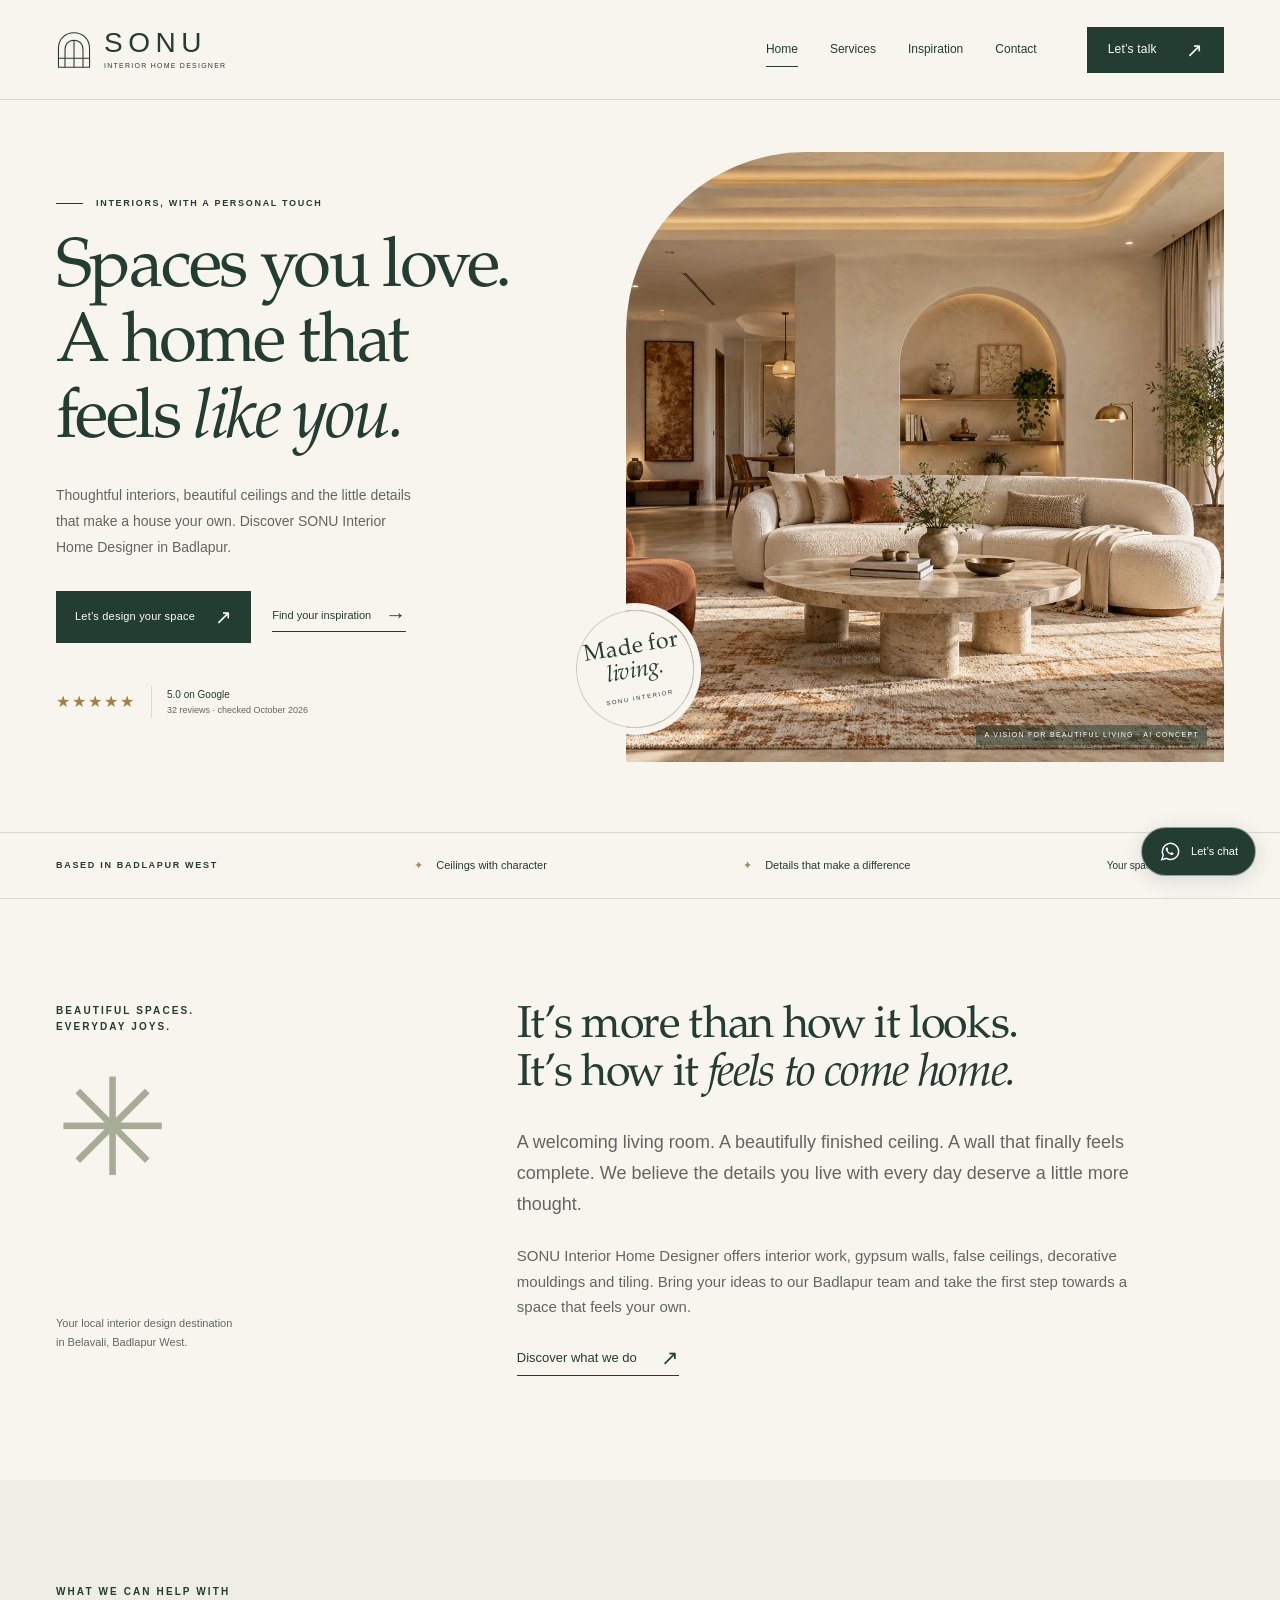
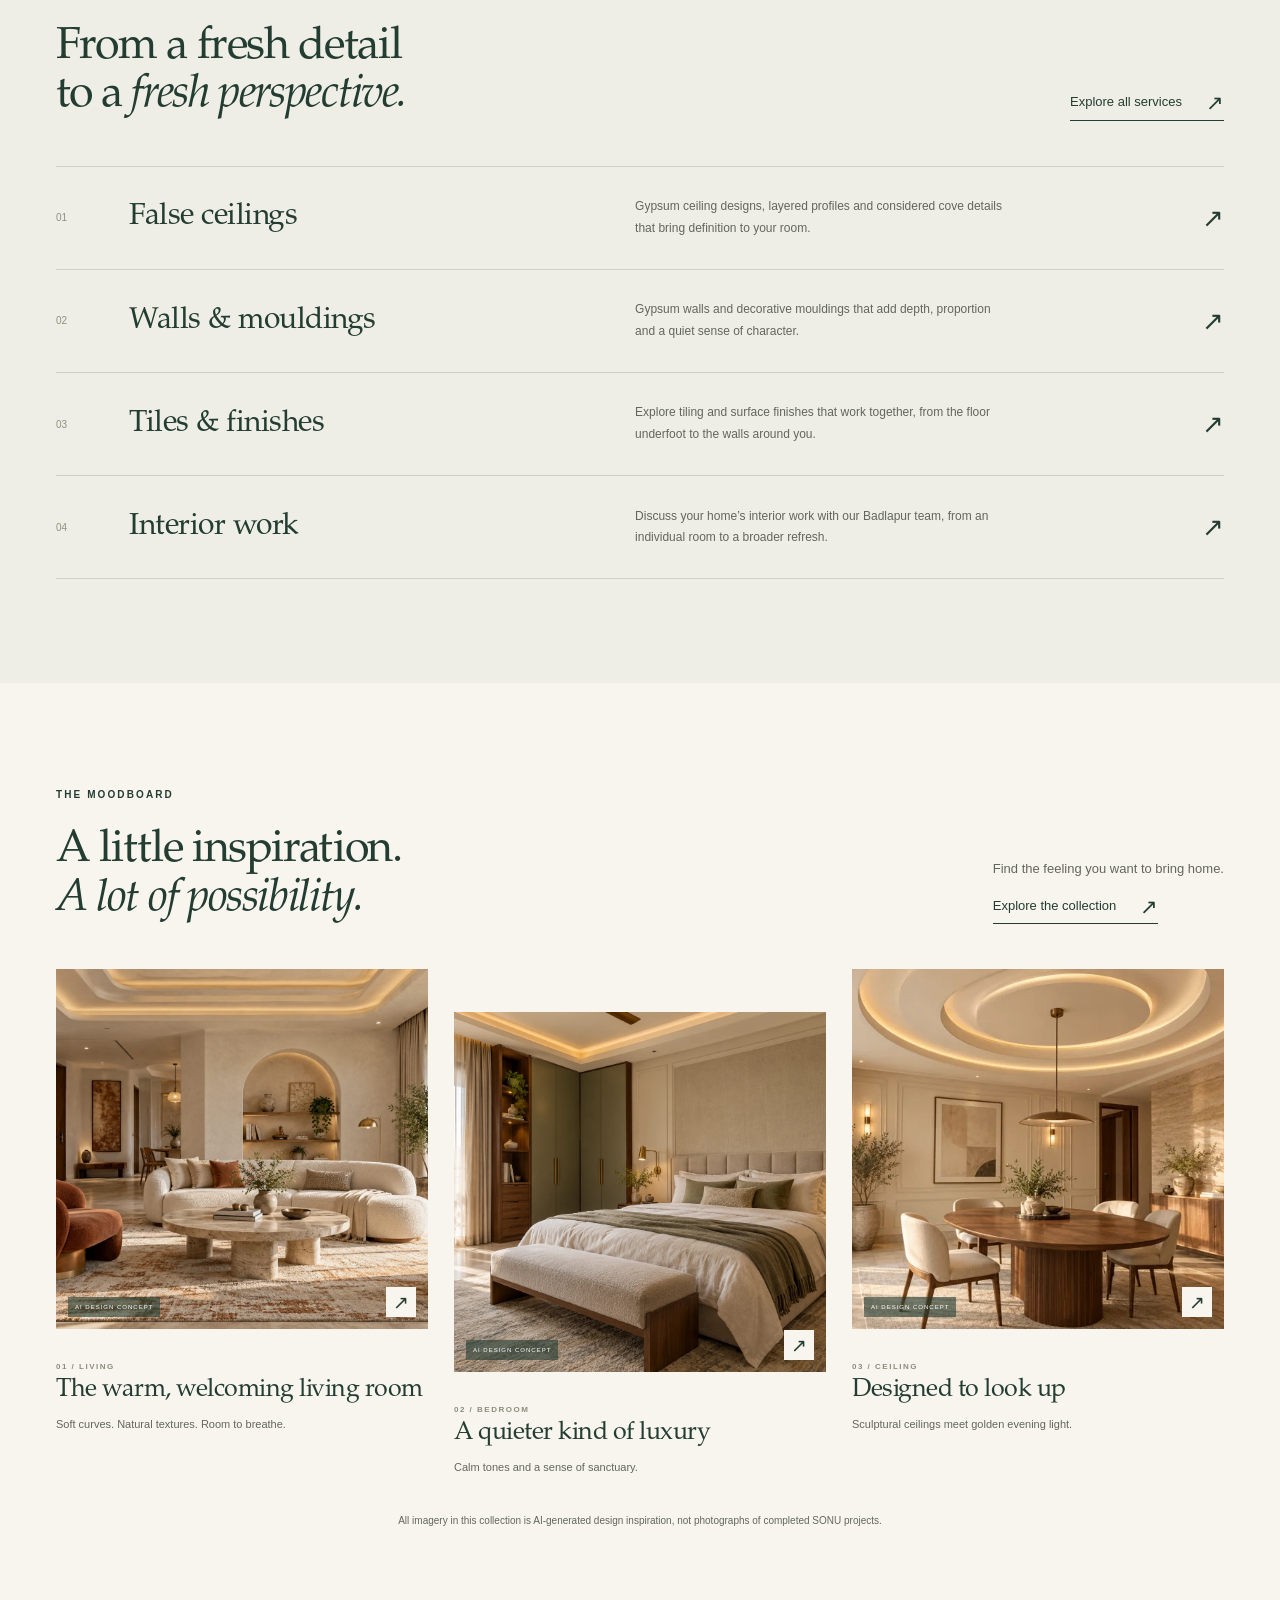
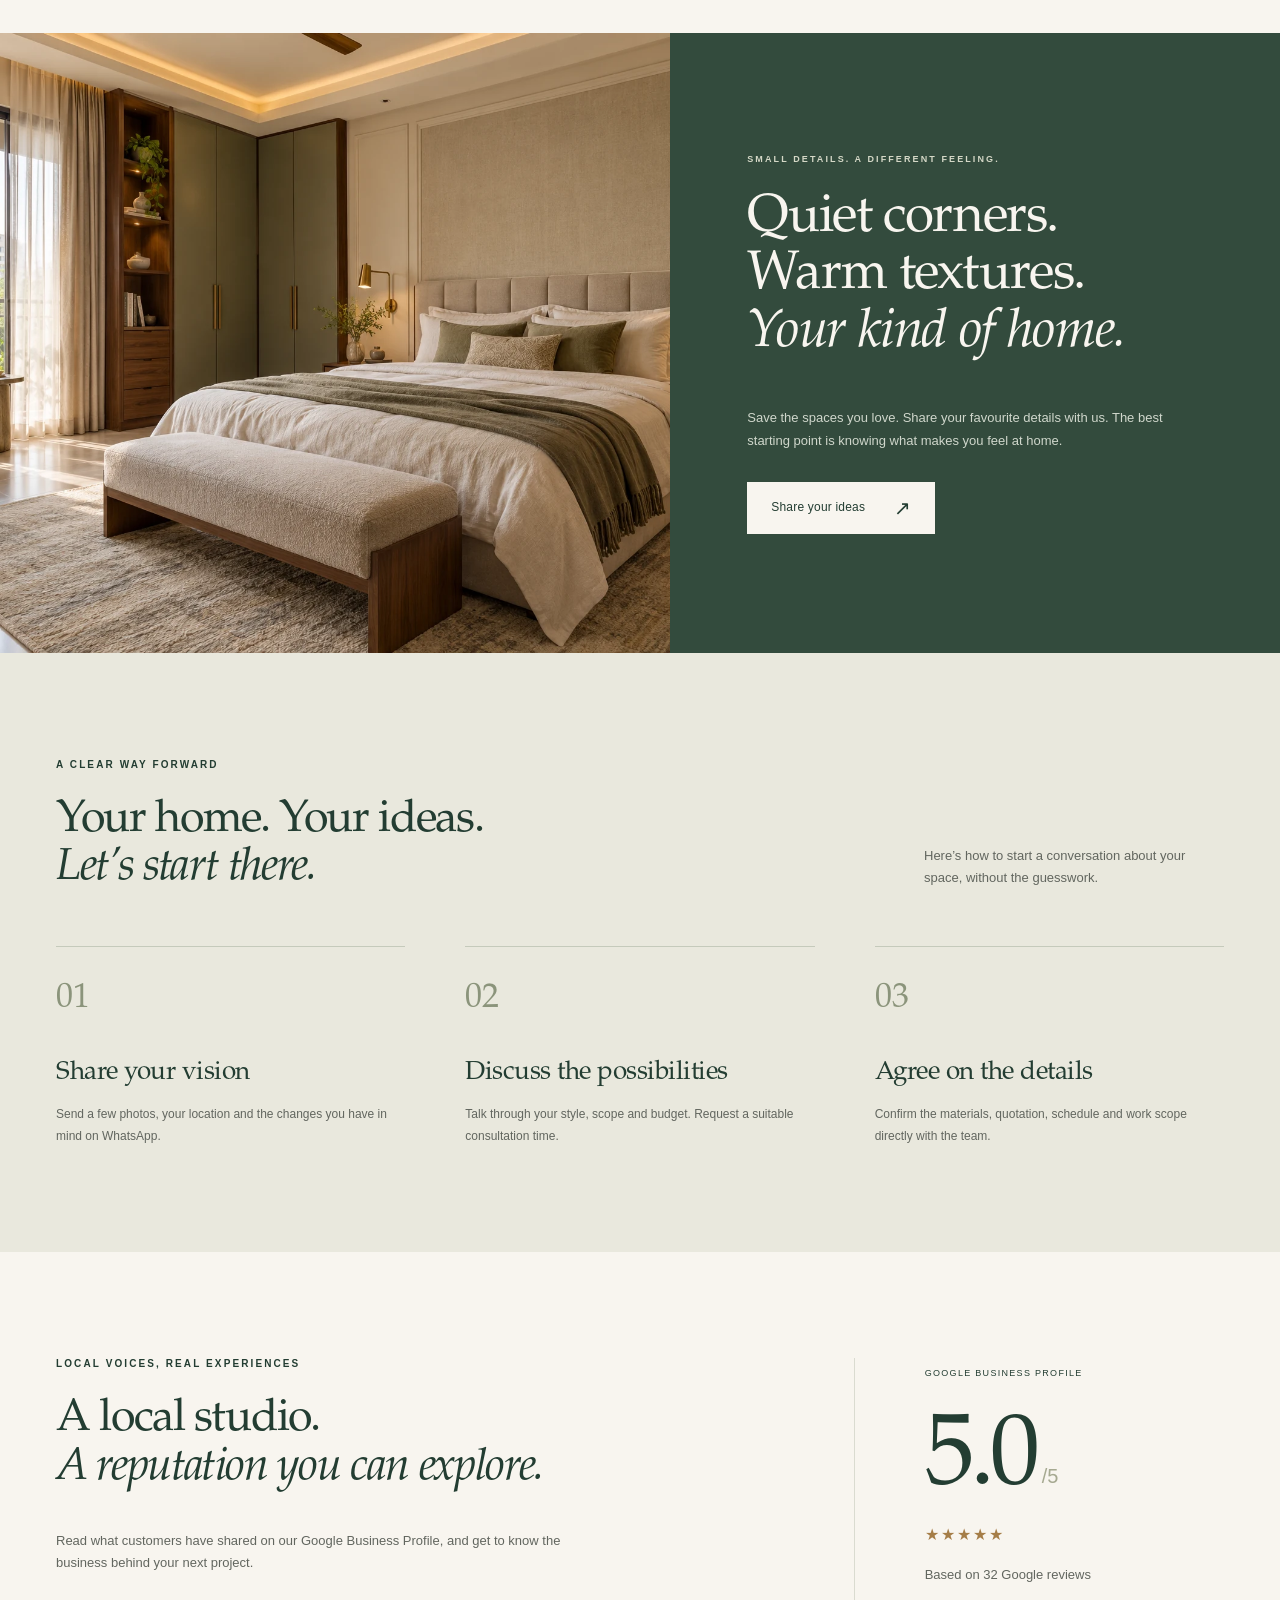
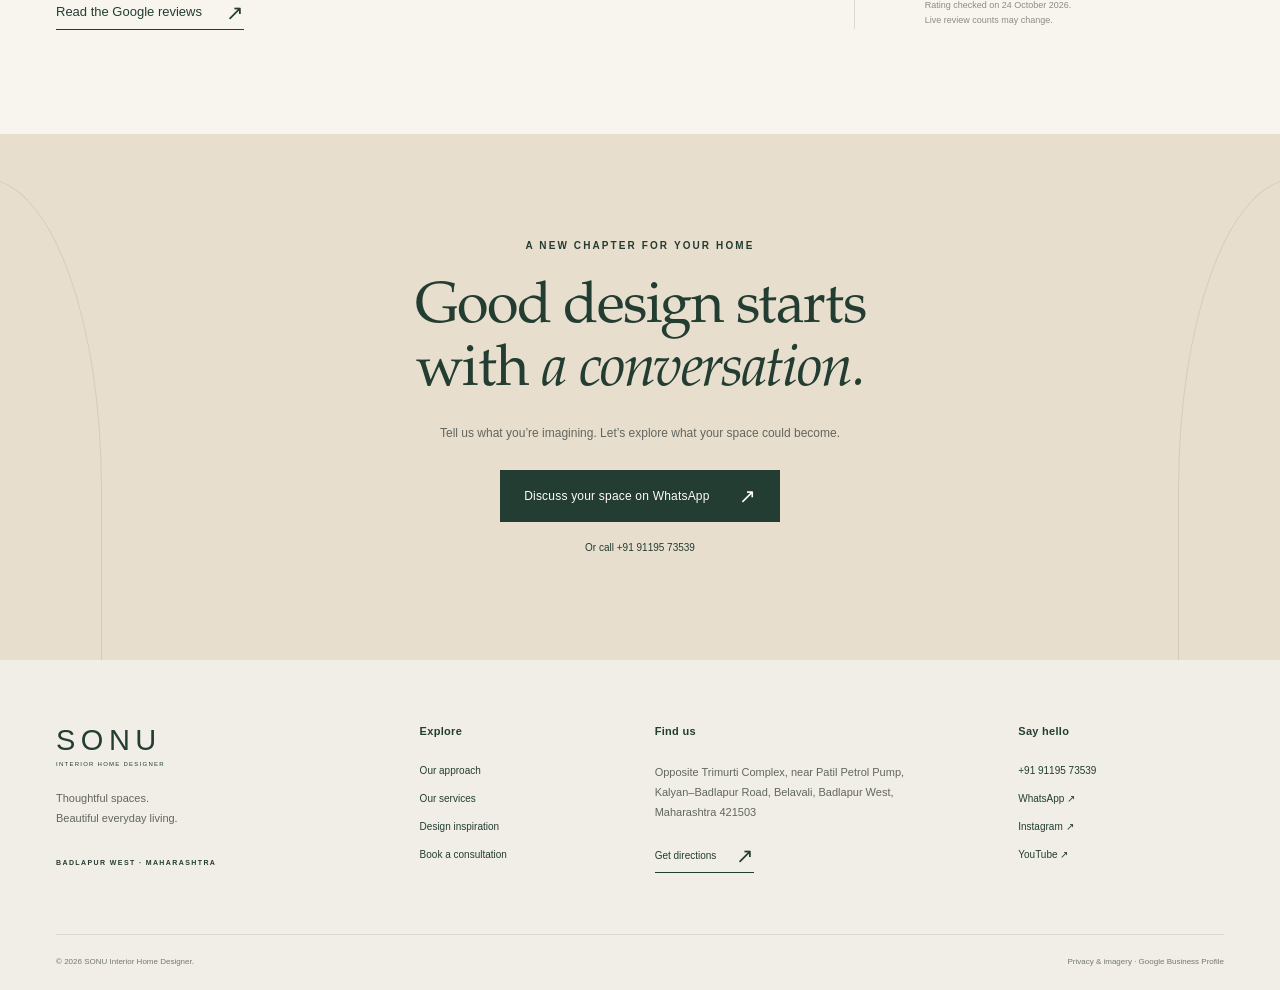
<file: index.html>
<!doctype html><html lang="en-IN"><head><meta charset="utf-8"><meta name="viewport" content="width=device-width, initial-scale=1"><meta name="theme-color" content="#233d32"><title>Interiors that feel like you | SONU Interior Home Designer, Badlapur</title><meta name="description" content="Explore SONU Interior Home Designer in Badlapur West. False ceilings, gypsum walls, mouldings, tiling and interior work. Request a consultation on WhatsApp."><meta property="og:title" content="Interiors that feel like you | SONU Interior"><meta property="og:description" content="Explore SONU Interior Home Designer in Badlapur West. False ceilings, gypsum walls, mouldings, tiling and interior work. Request a consultation on WhatsApp."><meta property="og:type" content="website"><link rel="icon" href="assets/favicon.svg" type="image/svg+xml"><link rel="stylesheet" href="assets/style.css"><script src="assets/site.js" defer></script><script type="application/ld+json">{"@context": "https://schema.org", "@type": "LocalBusiness", "name": "SONU interior Home designer", "description": "Interior designer in Badlapur offering false ceiling, gypsum wall, moulding, tiling and interior work.", "telephone": "+919119573539", "address": {"@type": "PostalAddress", "streetAddress": "Opposite Trimurti Complex, near Patil Petrol Pump, Kalyan Badlapur Road, Belavali", "addressLocality": "Badlapur West", "addressRegion": "Maharashtra", "postalCode": "421503", "addressCountry": "IN"}, "sameAs": ["https://share.google/cwTIjUyt9uGKdWkvO", "https://www.instagram.com/reel/DL0Xek0oZv7/", "https://www.youtube.com/@sonuinteriorhomedesigner706"]}</script></head><body><a class="skip" href="#main">Skip to content</a><header class="header"><div class="container nav-wrap"><a class="brand" href="index.html" aria-label="SONU Interior Home Designer — home"><svg class="brand-mark" viewBox="0 0 44 48" fill="none" aria-hidden="true"><path d="M3 45V22C3 11 11 3 22 3s19 8 19 19v23H3Z" stroke="currentColor" stroke-width="1.3"/><path d="M11 45V24c0-7 4-12 11-12s11 5 11 12v21M3 34h38M22 12v33" stroke="currentColor" stroke-width="1.3"/></svg><span><strong>SONU</strong><small>INTERIOR HOME DESIGNER</small></span></a><button class="menu-toggle" aria-label="Open menu" aria-expanded="false" aria-controls="primary-nav"><span></span><span></span></button><nav id="primary-nav" class="nav" aria-label="Main navigation"><a href="index.html" aria-current="page">Home</a><a href="services.html" >Services</a><a href="inspiration.html" >Inspiration</a><a href="contact.html" >Contact</a><a class="button nav-cta" href="https://wa.me/919119573539?text=Hello%20SONU%20Interior%20Home%20Designer%2C%20I%20would%20like%20to%20discuss%20my%20interior%20project%20and%20request%20a%20consultation." target="_blank" rel="noopener">Let’s talk <span aria-hidden="true">↗</span></a></nav></div></header><main id="main"><section class="hero container"><div class="hero-copy"><p class="eyebrow"><span class="small-line"></span> INTERIORS, WITH A PERSONAL TOUCH</p><h1>Spaces you love.<br> A home that<br>feels <em>like you.</em></h1><p>Thoughtful interiors, beautiful ceilings and the little details that make a house your own. Discover SONU Interior Home Designer in Badlapur.</p><div class="hero-actions"><a class="button" href="https://wa.me/919119573539?text=Hello%20SONU%20Interior%20Home%20Designer%2C%20I%20would%20like%20to%20discuss%20my%20interior%20project%20and%20request%20a%20consultation." target="_blank" rel="noopener">Let’s design your space <span aria-hidden="true">↗</span></a><a class="text-link" href="inspiration.html">Find your inspiration <span aria-hidden="true">→</span></a></div><a class="hero-rating" href="https://share.google/cwTIjUyt9uGKdWkvO" target="_blank" rel="noopener"><span class="rating-stars" aria-label="5 out of 5 stars">★★★★★</span><span><strong>5.0 on Google</strong><small>32 reviews · checked October 2026</small></span></a></div><div class="hero-visual"><img class="hero-image" src="assets/living.webp" alt="AI interior concept of a sunlit living room with a cream curved sofa and elegant false ceiling" fetchpriority="high" width="1586" height="992"><span class="hero-image-note">A VISION FOR BEAUTIFUL LIVING · AI CONCEPT</span><div class="hero-stamp" aria-hidden="true">Made for<br><em>living.</em><span>SONU INTERIOR</span></div></div></section><div class="location-strip"><div class="container"><span>BASED IN BADLAPUR WEST</span><span>Ceilings with character</span><span>Details that make a difference</span><a href="contact.html">Your space, reimagined <span aria-hidden="true">↗</span></a></div></div>
<section class="section container about" id="about"><div class="about-side"><p class="eyebrow">BEAUTIFUL SPACES. EVERYDAY JOYS.</p><span class="outline-flower" aria-hidden="true">✳</span><p class="small">Your local interior design destination<br>in Belavali, Badlapur West.</p></div><div><h2>It’s more than how it looks.<br>It’s how it <em>feels to come home.</em></h2><p class="large-copy">A welcoming living room. A beautifully finished ceiling. A wall that finally feels complete. We believe the details you live with every day deserve a little more thought.</p><p>SONU Interior Home Designer offers interior work, gypsum walls, false ceilings, decorative mouldings and tiling. Bring your ideas to our Badlapur team and take the first step towards a space that feels your own.</p><a class="text-link" href="services.html">Discover what we do <span aria-hidden="true">↗</span></a></div></section>
<section class="services-home section"><div class="container"><div class="section-heading"><div><p class="eyebrow">WHAT WE CAN HELP WITH</p><h2>From a fresh detail<br>to a <em>fresh perspective.</em></h2></div><a class="text-link" href="services.html">Explore all services <span aria-hidden="true">↗</span></a></div><div class="services-list"><a class="service-row" href="services.html#01"><span class="service-num">01</span><h3>False ceilings</h3><p>Gypsum ceiling designs, layered profiles and considered cove details that bring definition to your room.</p><span class="service-arrow" aria-hidden="true">↗</span></a><a class="service-row" href="services.html#02"><span class="service-num">02</span><h3>Walls & mouldings</h3><p>Gypsum walls and decorative mouldings that add depth, proportion and a quiet sense of character.</p><span class="service-arrow" aria-hidden="true">↗</span></a><a class="service-row" href="services.html#03"><span class="service-num">03</span><h3>Tiles & finishes</h3><p>Explore tiling and surface finishes that work together, from the floor underfoot to the walls around you.</p><span class="service-arrow" aria-hidden="true">↗</span></a><a class="service-row" href="services.html#04"><span class="service-num">04</span><h3>Interior work</h3><p>Discuss your home’s interior work with our Badlapur team, from an individual room to a broader refresh.</p><span class="service-arrow" aria-hidden="true">↗</span></a></div></div></section>
<section class="section container" id="inspiration"><div class="section-heading"><div><p class="eyebrow">THE MOODBOARD</p><h2>A little inspiration.<br><em>A lot of possibility.</em></h2></div><div><p>Find the feeling you want to bring home.</p><a class="text-link" href="inspiration.html">Explore the collection <span aria-hidden="true">↗</span></a></div></div><div class="concept-grid"><article class="concept-card" data-category="living"><a href="assets/living.webp" class="concept-image" data-gallery data-title="The warm, welcoming living room" aria-label="Enlarge The warm, welcoming living room"><img src="assets/living-small.webp" srcset="assets/living-small.webp 720w, assets/living.webp 1536w" sizes="(max-width: 640px) 100vw, (max-width: 900px) 50vw, 33vw" alt="AI concept: cream living room with curved sofa, walnut details and a layered gypsum ceiling" width="720" height="480" loading="lazy"><span class="image-badge">AI DESIGN CONCEPT</span><span class="image-expand" aria-hidden="true">↗</span></a><div class="concept-label"><span class="eyebrow">01 / LIVING</span><h3>The warm, welcoming living room</h3><p>Soft curves. Natural textures. Room to breathe.</p></div></article><article class="concept-card" data-category="bedroom"><a href="assets/bedroom.webp" class="concept-image" data-gallery data-title="A quieter kind of luxury" aria-label="Enlarge A quieter kind of luxury"><img src="assets/bedroom-small.webp" srcset="assets/bedroom-small.webp 720w, assets/bedroom.webp 1536w" sizes="(max-width: 640px) 100vw, (max-width: 900px) 50vw, 33vw" alt="AI concept: serene bedroom with olive wardrobe and decorative wall moulding" width="720" height="480" loading="lazy"><span class="image-badge">AI DESIGN CONCEPT</span><span class="image-expand" aria-hidden="true">↗</span></a><div class="concept-label"><span class="eyebrow">02 / BEDROOM</span><h3>A quieter kind of luxury</h3><p>Calm tones and a sense of sanctuary.</p></div></article><article class="concept-card" data-category="ceiling"><a href="assets/ceiling.webp" class="concept-image" data-gallery data-title="Designed to look up" aria-label="Enlarge Designed to look up"><img src="assets/ceiling-small.webp" srcset="assets/ceiling-small.webp 720w, assets/ceiling.webp 1536w" sizes="(max-width: 640px) 100vw, (max-width: 900px) 50vw, 33vw" alt="AI concept: dining space with concentric gypsum ceiling and warm cove lighting" width="720" height="480" loading="lazy"><span class="image-badge">AI DESIGN CONCEPT</span><span class="image-expand" aria-hidden="true">↗</span></a><div class="concept-label"><span class="eyebrow">03 / CEILING</span><h3>Designed to look up</h3><p>Sculptural ceilings meet golden evening light.</p></div></article></div><p class="image-disclosure">All imagery in this collection is AI-generated design inspiration, not photographs of completed SONU projects.</p></section>
<section class="story"><img src="assets/bedroom.webp" alt="AI design concept: a calm bedroom with warm walnut and olive details" width="1536" height="1024" loading="lazy"><div class="story-copy"><p class="eyebrow">SMALL DETAILS. A DIFFERENT FEELING.</p><h2>Quiet corners.<br>Warm textures.<br><em>Your kind of home.</em></h2><p>Save the spaces you love. Share your favourite details with us. The best starting point is knowing what makes you feel at home.</p><a class="button button-light" href="https://wa.me/919119573539?text=Hello%20SONU%20Interior%20Home%20Designer%2C%20I%20would%20like%20to%20discuss%20my%20interior%20project%20and%20request%20a%20consultation." target="_blank" rel="noopener">Share your ideas <span aria-hidden="true">↗</span></a></div></section>
<section class="process section"><div class="container"><div class="section-heading"><div><p class="eyebrow">A CLEAR WAY FORWARD</p><h2>Your home. Your ideas.<br><em>Let’s start there.</em></h2></div><p>Here’s how to start a conversation about your space, without the guesswork.</p></div><div class="steps"><article><span>01</span><h3>Share your vision</h3><p>Send a few photos, your location and the changes you have in mind on WhatsApp.</p></article><article><span>02</span><h3>Discuss the possibilities</h3><p>Talk through your style, scope and budget. Request a suitable consultation time.</p></article><article><span>03</span><h3>Agree on the details</h3><p>Confirm the materials, quotation, schedule and work scope directly with the team.</p></article></div></div></section><section class="section container reputation"><div><p class="eyebrow">LOCAL VOICES, REAL EXPERIENCES</p><h2>A local studio.<br><em>A reputation you can explore.</em></h2><p>Read what customers have shared on our Google Business Profile, and get to know the business behind your next project.</p><a class="text-link" href="https://share.google/cwTIjUyt9uGKdWkvO" target="_blank" rel="noopener">Read the Google reviews <span aria-hidden="true">↗</span></a></div><div class="rating-panel"><span class="google-label">GOOGLE BUSINESS PROFILE</span><strong class="rating-number">5.0<span>/5</span></strong><span class="rating-stars" aria-label="5 out of 5 stars">★★★★★</span><p>Based on 32 Google reviews</p><small>Rating checked on 24 October 2026.<br>Live review counts may change.</small></div></section><section class="cta section"><div class="container"><p class="eyebrow">A NEW CHAPTER FOR YOUR HOME</p><h2>Good design starts<br>with <em>a conversation.</em></h2><p>Tell us what you’re imagining. Let’s explore what your space could become.</p><a class="button" href="https://wa.me/919119573539?text=Hello%20SONU%20Interior%20Home%20Designer%2C%20I%20would%20like%20to%20discuss%20my%20interior%20project%20and%20request%20a%20consultation." target="_blank" rel="noopener">Discuss your space on WhatsApp <span aria-hidden="true">↗</span></a><a class="cta-phone" href="tel:+919119573539">Or call +91 91195 73539</a></div></section></main><footer class="footer"><div class="container footer-grid"><div><a class="brand footer-brand" href="index.html"><span><strong>SONU</strong><small>INTERIOR HOME DESIGNER</small></span></a><p>Thoughtful spaces.<br>Beautiful everyday living.</p><span class="eyebrow">BADLAPUR WEST · MAHARASHTRA</span></div><div><h3>Explore</h3><a href="index.html#about">Our approach</a><a href="services.html">Our services</a><a href="inspiration.html">Design inspiration</a><a href="contact.html">Book a consultation</a></div><div><h3>Find us</h3><p>Opposite Trimurti Complex, near Patil Petrol Pump, Kalyan–Badlapur Road, Belavali, Badlapur West, Maharashtra 421503</p><a class="text-link" href="https://www.google.com/maps/place/SONU+interior+Home+designer/data=!4m2!3m1!1s0x0:0x6a5ca6fa5df4721e" target="_blank" rel="noopener">Get directions <span aria-hidden="true">↗</span></a></div><div><h3>Say hello</h3><a href="tel:+919119573539">+91 91195 73539</a><a href="https://wa.me/919119573539?text=Hello%20SONU%20Interior%20Home%20Designer%2C%20I%20would%20like%20to%20discuss%20my%20interior%20project%20and%20request%20a%20consultation." target="_blank" rel="noopener">WhatsApp <span aria-hidden="true">↗</span></a><a href="https://www.instagram.com/reel/DL0Xek0oZv7/" target="_blank" rel="noopener">Instagram <span aria-hidden="true">↗</span></a><a href="https://www.youtube.com/@sonuinteriorhomedesigner706" target="_blank" rel="noopener">YouTube <span aria-hidden="true">↗</span></a></div></div><div class="container footer-bottom"><span>© <span data-year>2026</span> SONU Interior Home Designer.</span><span><a href="privacy.html">Privacy & imagery</a> · <a href="https://share.google/cwTIjUyt9uGKdWkvO" target="_blank" rel="noopener">Google Business Profile</a></span></div></footer><a class="whatsapp-float" href="https://wa.me/919119573539?text=Hello%20SONU%20Interior%20Home%20Designer%2C%20I%20would%20like%20to%20discuss%20my%20interior%20project%20and%20request%20a%20consultation." target="_blank" rel="noopener" aria-label="Chat with SONU on WhatsApp"><svg viewBox="0 0 24 24" fill="none" aria-hidden="true"><path d="M20.5 11.7a8.5 8.5 0 0 1-12.7 7.4L3 20.5l1.4-4.7a8.5 8.5 0 1 1 16.1-4.1Z" stroke="currentColor" stroke-width="1.5"/><path d="M8 7.7c.4-.3.8-.1 1 .5l.6 1.3c.2.4-.5.9-.7 1.1.6 1.3 1.8 2.5 3.2 3.1.3-.3.8-1 1.1-.8l1.6.7c.5.2.5.6.3 1-.6 1.1-1.7 1.2-3.2.5-2.7-1.2-4.9-3.7-5-5.7 0-.7.4-1.3 1.1-1.7Z" fill="currentColor"/></svg><span>Let’s chat</span></a></body></html>
</file>
<file: assets/style.css>
@font-face{font-family:Editorial;src:url(editorial-serif.otf) format('opentype');font-display:swap}@font-face{font-family:Editorial;src:url(editorial-italic.otf) format('opentype');font-style:italic;font-display:swap}
:root{--paper:#f8f5ef;--ink:#233d32;--body:#62665f;--line:#dadbd0;--muted:#eae9df;--sand:#eae2d4;--serif:Editorial,Georgia,serif;--sans:Arial,Helvetica,sans-serif}*{box-sizing:border-box}html{scroll-behavior:smooth;scroll-padding-top:110px}body{margin:0;background:var(--paper);color:var(--ink);font-family:var(--sans);font-size:15px;line-height:1.7;-webkit-font-smoothing:antialiased}img{display:block;width:100%;object-fit:cover}a{color:inherit;text-decoration:none}button,input,select,textarea{font:inherit}button,a,input,select,textarea{-webkit-tap-highlight-color:transparent}button{cursor:pointer}a:focus-visible,button:focus-visible,input:focus-visible,textarea:focus-visible,select:focus-visible,summary:focus-visible{outline:2px solid #a66c36;outline-offset:5px}::selection{background:#d9cbb2;color:var(--ink)}h1,h2,h3,p{margin-top:0}h1,h2,h3{font-family:var(--serif);font-weight:400;line-height:1.08}h1{font-size:clamp(50px,5.4vw,83px);letter-spacing:-2.6px}h2{font-size:clamp(35px,3.5vw,54px);letter-spacing:-1.35px}h3{font-size:27px;letter-spacing:-.5px}em{font-weight:400}p{color:var(--body);margin-bottom:24px}button{color:inherit}.container{width:min(1280px,calc(100% - 112px));margin-inline:auto}.section{padding-block:104px}.eyebrow{font-family:var(--sans);font-size:10px;line-height:1.6;letter-spacing:2.1px;font-weight:600;text-transform:uppercase;color:var(--ink);margin-bottom:24px}.small{font-size:12px;line-height:1.7}.text-link{font-size:13px;display:inline-flex;gap:24px;align-items:center;border-bottom:1px solid var(--ink);padding-block:3px 6px;font-weight:500}.text-link span{font-size:21px;line-height:1}.text-link:hover{color:#8b5f38;border-color:#8b5f38}.button{border:1px solid var(--ink);background:var(--ink);color:#fffdf5;display:inline-flex;align-items:center;justify-content:center;gap:29px;min-height:52px;padding:15px 23px;font-size:12px;line-height:1.4;letter-spacing:.2px;transition:background .2s,transform .2s}.button:hover{background:#3b5144;transform:translateY(-2px)}.button>span{font-size:20px;line-height:1}.button svg{width:20px;height:20px;flex-shrink:0}.button-light{background:var(--paper);border-color:var(--paper);color:var(--ink)}.button-light:hover{background:#e8e0ce}.header{height:100px;border-bottom:1px solid var(--line);background:var(--paper);position:relative;z-index:20}.nav-wrap{height:100%;display:flex;justify-content:space-between;align-items:center;gap:35px}.brand{display:inline-flex;align-items:center;gap:12px;flex-shrink:0}.brand-mark{width:36px;height:42px}.brand strong{font-size:28px;font-family:var(--sans);font-weight:500;letter-spacing:5.5px;display:block;line-height:1.2}.brand small{font-size:7px;letter-spacing:1.25px;display:block;line-height:2}.nav{display:flex;gap:32px;align-items:center}.nav>a:not(.button){font-size:12px;position:relative;padding-block:10px}.nav>a[aria-current]:not(.button):after{content:'';position:absolute;left:0;right:0;bottom:3px;height:1px;background:var(--ink)}.nav-cta{margin-left:18px;min-height:44px;padding:12px 20px}.menu-toggle{display:none}.skip{position:absolute;left:20px;top:-80px;background:var(--ink);color:#fff;z-index:100;padding:10px 16px}.skip:focus{top:10px}.hero{display:grid;grid-template-columns:.92fr 1.08fr;gap:32px;padding-block:52px 70px;align-items:center}.hero-copy{padding-block:26px}.hero-copy>.eyebrow{display:flex;align-items:center;gap:13px;letter-spacing:1.7px;font-size:9px}.small-line{width:27px;height:1px;background:var(--ink);display:inline-block}.hero h1{margin-bottom:24px}.hero-copy>p:not(.eyebrow){max-width:365px;font-size:14px;line-height:1.85;margin-bottom:30px}.hero-actions{display:flex;flex-wrap:wrap;gap:21px;align-items:center}.hero-actions .text-link{font-size:11px;gap:14px}.hero-actions .button{font-size:11px;padding-inline:18px;gap:20px}.hero-rating{display:flex;align-items:center;gap:15px;margin-top:43px}.rating-stars{color:#a57d47;font-size:16px;letter-spacing:2px;line-height:1.2}.hero-rating>span:last-child{display:flex;flex-direction:column;border-left:1px solid var(--line);padding-left:15px;line-height:1.7}.hero-rating strong{font-size:10px;font-weight:500}.hero-rating small{font-size:9px;color:var(--body)}.hero-visual{position:relative;padding-left:15px}.hero-image{height:610px;object-position:57% center;border-radius:180px 0 0 0}.hero-image-note{position:absolute;bottom:17px;right:17px;color:white;font-size:7px;letter-spacing:1.3px;padding:4px 8px;background:#233d3280}.hero-stamp{position:absolute;left:-35px;bottom:34px;border-radius:50%;height:118px;width:118px;background:var(--paper);border:1px solid #c8c8b6;outline:7px solid var(--paper);font-family:var(--serif);font-size:23px;text-align:center;display:flex;flex-direction:column;align-items:center;justify-content:center;line-height:1.05;transform:rotate(-10deg)}.hero-stamp span{font-size:6px;font-family:var(--sans);letter-spacing:1.6px;margin-top:11px}.location-strip{border-block:1px solid var(--line)}.location-strip .container{display:flex;justify-content:space-between;gap:20px;align-items:center;padding-block:23px;font-size:11px}.location-strip span:first-child{font-size:9px;letter-spacing:1.7px;font-weight:600}.location-strip a{font-size:10px}.location-strip span:not(:first-child):before{content:'✦';margin-right:13px;color:#a3875f}.about{display:grid;grid-template-columns:.7fr 1.3fr;gap:80px}.about h2{margin-bottom:28px}.about .large-copy{font-size:18px;line-height:1.7;max-width:680px}.about p:not(.eyebrow){max-width:640px}.about-side{display:flex;flex-direction:column;align-items:flex-start}.about-side>.eyebrow{max-width:180px}.outline-flower{font-family:var(--serif);font-size:135px;line-height:1.1;margin-top:12px;color:#a7ac96;font-weight:100}.about-side .small{margin-top:auto;padding-top:38px;font-size:11px}.services-home{background:#efeee6}.section-heading{display:flex;justify-content:space-between;gap:70px;align-items:flex-end;margin-bottom:45px}.section-heading h2{margin-bottom:0}.section-heading>p,.section-heading>div+div{max-width:300px;font-size:13px}.section-heading>p{margin-bottom:5px}.section-heading>div+div p{margin-bottom:12px}.services-list{border-top:1px solid #cdd1c3}.service-row{display:grid;grid-template-columns:45px 1fr 1.1fr 35px;gap:28px;align-items:center;border-bottom:1px solid #cdd1c3;padding-block:29px;transition:padding-inline .2s}.service-row:hover{padding-inline:12px}.service-num{font-size:10px;align-self:center;color:#8d927f}.service-row h3{font-size:30px;margin:0}.service-row p{font-size:12px;margin:0;max-width:375px;line-height:1.8}.service-arrow{font-size:26px;justify-self:end}.concept-grid{display:grid;grid-template-columns:repeat(3,minmax(0,1fr));gap:26px}.concept-image{position:relative;display:block;overflow:hidden;background:var(--sand)}.concept-image img{height:360px;transition:transform .6s;object-position:50% center}.concept-image:hover img{transform:scale(1.035)}.concept-card:nth-child(2){padding-top:43px}.image-badge{position:absolute;left:12px;bottom:12px;color:#fff;font-size:6px;letter-spacing:1px;background:#233d3299;padding:5px 7px}.image-expand{position:absolute;right:12px;bottom:12px;background:var(--paper);width:30px;height:30px;display:grid;place-items:center;font-size:19px}.concept-label{padding-top:22px}.concept-label .eyebrow{font-size:8px;color:#8a8e7d;letter-spacing:1.5px;margin-bottom:10px}.concept-label h3{font-size:25px;line-height:1.15;margin-bottom:10px}.concept-label p{font-size:11px;margin-bottom:0}.image-disclosure{font-size:10px;text-align:center;margin:35px auto 0;max-width:700px}.story{display:grid;grid-template-columns:1.1fr 1fr;background:#334b3d;color:var(--paper)}.story>img{height:620px;object-position:40% center}.story-copy{padding:75px clamp(35px,6vw,100px);display:flex;flex-direction:column;align-items:flex-start;justify-content:center}.story-copy h2{font-size:53px}.story-copy p{color:#d0d7cc;font-size:13px}.story-copy .eyebrow{color:#d5d8c7;font-size:9px}.story-copy .button{margin-top:6px}.process{background:#e9e8dd}.steps{display:grid;grid-template-columns:repeat(3,1fr);gap:60px;margin-top:52px}.steps article{border-top:1px solid #c5cabb;padding-top:24px}.steps article>span{font-family:var(--serif);font-size:34px;color:#8b947b}.steps h3{font-size:26px;margin-top:30px;margin-bottom:16px}.steps p{font-size:12px;line-height:1.9;margin-bottom:0}.reputation{display:grid;grid-template-columns:1.3fr .7fr;gap:110px;align-items:center}.reputation>div>p:not(.eyebrow){max-width:510px;font-size:13px}.rating-panel{border-left:1px solid var(--line);padding-left:70px}.google-label{font-size:9px;letter-spacing:1.3px}.rating-number{font-family:var(--serif);font-size:100px;line-height:1;display:block;font-weight:400;margin-block:26px 15px;letter-spacing:-5px}.rating-number span{font-family:var(--sans);font-size:20px;color:#a6a991;margin-left:7px;letter-spacing:0}.rating-panel .rating-stars{display:block;margin-bottom:20px}.rating-panel p{font-size:12px;margin-bottom:12px}.rating-panel small{color:#8b8d81;font-size:9px;line-height:1.7;display:block}.cta{background:#e8decd;text-align:center;position:relative;overflow:hidden}.cta:before,.cta:after{content:'';position:absolute;border:1px solid #cbc0a9;border-radius:50% 50% 0 0;top:45px;bottom:-140px;width:230px;pointer-events:none;opacity:.6}.cta:before{left:-130px}.cta:after{right:-130px}.cta h2{font-size:clamp(42px,4.5vw,66px);margin-bottom:20px}.cta p:not(.eyebrow){font-size:12px;max-width:440px;margin-inline:auto}.cta .button{margin-top:3px}.cta-phone{display:block;font-size:10px;margin-top:17px}.footer{background:#f0eee6;padding-top:63px}.footer-grid{display:grid;grid-template-columns:1.2fr .7fr 1.2fr .8fr;gap:55px;padding-bottom:50px}.footer-brand strong{font-size:29px}.footer-brand small{font-size:6px}.footer-grid p{font-size:11px;line-height:1.85;max-width:265px;margin:18px 0}.footer-grid .eyebrow{font-size:7px;letter-spacing:1.4px}.footer-grid h3{font-family:var(--sans);font-size:11px;font-weight:600;letter-spacing:.3px;margin-bottom:22px;line-height:1.5}.footer-grid>div>a:not(.brand){font-size:10px;display:block;margin-bottom:11px}.footer-grid a:hover{text-decoration:underline}.footer-grid .text-link{display:inline-flex!important;font-size:10px;gap:20px}.footer-bottom{border-top:1px solid #d8dacf;padding-block:20px 22px;display:flex;justify-content:space-between;gap:20px;font-size:8px;color:#757a6c}.whatsapp-float{position:fixed;right:24px;bottom:24px;background:var(--ink);box-shadow:0 4px 20px #172c2224;color:#fff;display:flex;align-items:center;gap:9px;padding:12px 17px;border-radius:32px;font-size:11px;z-index:30;border:1px solid #f8f5ef88}.whatsapp-float svg{width:23px;height:23px}.whatsapp-float:hover{background:#385644}.page-intro{padding-top:77px;padding-bottom:62px;max-width:1280px}.page-intro h1{font-size:clamp(50px,5.5vw,79px);max-width:900px;margin-bottom:25px}.intro-copy{max-width:530px;font-size:14px;line-height:1.9;margin-bottom:0}.service-detail{display:grid;grid-template-columns:1fr 1fr;gap:80px;align-items:center;padding-bottom:85px;padding-top:10px;scroll-margin-top:30px}.service-detail:nth-of-type(odd) .service-detail-image{order:2}.service-detail-image{position:relative}.service-detail-image img{height:390px}.service-detail-image .image-badge{left:15px;bottom:15px}.service-detail h2{margin-bottom:15px}.service-detail p:not(.eyebrow){font-size:13px}.service-detail .small{font-size:11px!important}.service-detail .service-tagline{font-family:var(--serif);font-size:25px!important;color:var(--ink);margin-bottom:18px}.service-detail .eyebrow{font-size:8px}.faq{display:grid;grid-template-columns:.9fr 1.1fr;gap:100px;border-top:1px solid var(--line)}details{border-top:1px solid var(--line)}details:last-child{border-bottom:1px solid var(--line)}summary{list-style:none;cursor:pointer;font-size:13px;padding:22px 30px 22px 0;position:relative;font-weight:500}summary::-webkit-details-marker{display:none}summary:after{content:'+';position:absolute;right:2px;top:17px;font-size:24px;font-weight:300}details[open] summary:after{content:'−'}details p{font-size:12px;margin-bottom:24px;max-width:510px}.gallery-section{padding-bottom:60px}.gallery-toolbar{display:flex;gap:26px;align-items:center;border-bottom:1px solid var(--line);margin-bottom:43px;padding-bottom:18px;flex-wrap:wrap}.filter{border:0;background:none;padding:7px 0;color:var(--body);font-size:12px;border-bottom:1px solid transparent}.filter.active{border-color:var(--ink);color:var(--ink)}.filter span{font-size:8px;margin-left:7px}.gallery-section .concept-image img{height:430px}.concept-card[hidden]{display:none}.inspiration-note{text-align:center;border-top:1px solid var(--line)}.inspiration-note p:not(.eyebrow){max-width:500px;margin-inline:auto;font-size:13px}.contact-layout{display:grid;grid-template-columns:.9fr 1.1fr;gap:90px;padding-bottom:95px}.contact-info h2{font-size:40px}.contact-info>.eyebrow{font-size:9px}.contact-block{padding-top:26px;border-top:1px solid var(--line);margin-top:28px}.contact-block h3{font-family:var(--sans);font-size:11px;letter-spacing:.3px;margin-bottom:12px;font-weight:600}.contact-block p{font-size:11px;margin:10px 0;max-width:315px}.contact-phone{font-family:var(--serif);font-size:29px;line-height:1.5}.contact-block address{font-style:normal;font-size:12px;line-height:1.9;max-width:310px;margin-bottom:13px;color:var(--body)}.hours{font-size:11px;margin-block:12px;color:var(--body)}.hours>div{display:flex;justify-content:space-between;max-width:310px;gap:20px;margin-bottom:4px}.hours dd{margin-left:0}.social-links{display:flex;gap:24px;font-size:11px;border-top:1px solid var(--line);padding-top:23px;margin-top:28px}.appointment-card{padding:42px;background:#eeece2;border:1px solid #e1e0d3;align-self:start}.appointment-card>.eyebrow{font-size:8px;letter-spacing:1.5px}.appointment-card h2{font-size:36px;letter-spacing:-1px}.appointment-card>p:not(.eyebrow){font-size:12px;margin-bottom:26px}.field{display:flex;flex-direction:column;gap:8px;margin-bottom:19px;min-width:0}.field label{font-size:10px;font-weight:500}.field label .optional{color:#7d8271;font-size:8px}.field input,.field select,.field textarea{border:1px solid #cbcec1;background:#f8f6ef;padding:12px 13px;min-height:45px;color:var(--ink);font-size:11px;border-radius:0;width:100%;max-width:100%}.field input::placeholder,.field textarea::placeholder{color:#858879;opacity:1}.field textarea{resize:vertical;min-height:100px}.field select{padding-right:22px}.form-row{display:grid;grid-template-columns:1fr 1fr;gap:17px}.form-submit{width:100%;justify-content:space-between;font-size:11px;padding-inline:16px}.form-fine{font-size:9px;line-height:1.8;margin:16px 0 0}.form-fine a{text-decoration:underline}.form-status{font-size:11px;margin:16px 0 0;color:var(--ink)}.form-status:empty{display:none}.visit-banner{display:grid;grid-template-columns:1fr 1fr;gap:80px;align-items:center;margin-bottom:90px}.visit-banner h2{font-size:43px}.visit-banner p:not(.eyebrow){font-size:12px}.map-graphic{position:relative;min-height:330px;background:repeating-linear-gradient(0deg,transparent,transparent 48px,#ced6c455 49px,#ced6c455 50px),repeating-linear-gradient(90deg,#e5e8dc,#e5e8dc 48px,#ced6c455 49px,#ced6c455 50px);overflow:hidden;border:1px solid #d4d9ca}.road{position:absolute;display:block;width:150%;height:20px;background:var(--paper);border-block:1px solid #cfd4c3;top:60%;left:-10%;transform:rotate(-25deg)}.road-two{transform:rotate(55deg);top:35%;left:-30%;height:14px}.map-pin{position:absolute;left:51%;top:39%;background:var(--ink);width:49px;height:58px;border-radius:50% 50% 50% 0;transform:rotate(-45deg);display:grid;place-items:center;color:var(--paper);font-family:var(--serif);font-size:27px;line-height:1}.map-label{position:absolute;top:35px;left:30px;font-size:9px;letter-spacing:3px;color:#7e8d70}.map-caption{position:absolute;bottom:30px;right:30px;font-size:9px;letter-spacing:2px;color:#617256}.prose{padding-top:0;max-width:800px;margin-left:max(56px,calc((100% - 1280px)/2))}.prose h2{font-size:31px;margin-top:40px}.prose p{font-size:14px;line-height:1.9}.prose p a{text-decoration:underline}.sr-only{position:absolute;width:1px;height:1px;margin:-1px;padding:0;overflow:hidden;clip:rect(0,0,0,0);white-space:nowrap;border:0}.lightbox{padding:0;border:0;background:#f8f5ef;max-width:min(1050px,94vw);max-height:92vh;width:1050px;color:var(--ink);box-shadow:0 30px 80px #0005}.lightbox::backdrop{background:#102218dc}.lightbox img{object-fit:contain;max-height:72vh;height:auto}.lightbox-bottom{padding:18px 23px;display:flex;justify-content:space-between;gap:20px;align-items:center}.lightbox h2{font-size:25px;margin-bottom:5px}.lightbox p{font-size:10px;margin:0}.lightbox-close{border:1px solid #a8afa0;background:transparent;width:36px;height:36px;font-size:24px;flex-shrink:0}
@media(min-width:1450px){.hero{gap:55px}.hero-image{height:660px}.hero h1{font-size:86px}.hero-actions .button{font-size:12px}}
@media(max-width:1100px){.container{width:calc(100% - 70px)}.nav{gap:22px}.nav-cta{margin-left:2px}.hero{gap:20px}.hero h1{font-size:65px}.hero-image{height:590px}.hero-copy>.eyebrow{font-size:8px;letter-spacing:1.2px}.hero-actions{gap:16px}.hero-rating{margin-top:30px}.hero-stamp{left:-19px;bottom:27px;height:100px;width:100px;font-size:21px}.location-strip span:not(:first-child):before{margin-right:8px}.location-strip .container{gap:15px;font-size:9px}.about{gap:50px;grid-template-columns:.6fr 1.4fr}.section{padding-block:80px}.concept-grid{gap:20px}.concept-image img{height:310px}.story>img{height:550px}.story-copy{padding:50px 40px}.story-copy h2{font-size:45px}.service-row{gap:20px;grid-template-columns:35px 1fr 1.1fr 25px}.service-row h3{font-size:26px}.steps{gap:35px}.reputation{gap:65px}.rating-panel{padding-left:45px}.footer-grid{gap:30px}.service-detail{gap:55px}.contact-layout{gap:45px;grid-template-columns:.85fr 1.15fr}.appointment-card{padding:30px}.contact-info h2{font-size:34px}.gallery-section .concept-image img{height:350px}.prose{margin-left:35px;width:calc(100% - 70px)}}
@media(max-width:800px){.container{width:calc(100% - 44px)}.header{height:85px}.brand strong{font-size:25px}.brand-mark{width:30px;height:38px}.nav{gap:17px}.nav>a:not(.button){font-size:10px}.nav-cta{font-size:10px;gap:15px;padding-inline:15px}.hero{grid-template-columns:1fr 1fr;padding-top:35px;padding-bottom:45px}.hero h1{font-size:52px;letter-spacing:-1.9px}.hero-copy>.eyebrow{font-size:7px;letter-spacing:1px}.small-line{width:17px}.hero-copy>p:not(.eyebrow){font-size:12px}.hero-image{height:540px;border-radius:120px 0 0 0}.hero-stamp{height:85px;width:85px;font-size:18px;left:-13px;bottom:37px}.hero-stamp span{font-size:5px;letter-spacing:1px}.hero-image-note{font-size:5px;right:8px;bottom:10px}.hero-rating{gap:9px;margin-top:27px}.hero-rating .rating-stars{font-size:12px;letter-spacing:1px}.hero-rating>span:last-child{padding-left:10px}.hero-rating small{font-size:7px}.hero-rating strong{font-size:9px}.hero-actions .button{min-height:47px;font-size:10px;gap:11px;padding-inline:13px}.location-strip .container{flex-wrap:wrap;justify-content:center;gap:10px 30px;padding-block:17px}.location-strip .container>span:nth-child(3){display:none}.about{grid-template-columns:1fr;gap:15px}.about-side .outline-flower,.about-side .small{display:none}.about-side>.eyebrow{max-width:none;margin-bottom:15px}.section-heading{gap:35px;align-items:flex-start}.section-heading>div+div{max-width:220px}.service-row{grid-template-columns:25px 1fr 1fr 20px;gap:16px}.service-row h3{font-size:23px}.service-row p{font-size:10px}.concept-grid{gap:17px}.concept-image img{height:240px}.concept-card:nth-child(2){padding-top:27px}.concept-label h3{font-size:22px}.concept-label p{font-size:10px}.story-copy{padding:35px 27px}.story-copy h2{font-size:37px}.story>img{height:510px}.steps{gap:25px}.steps h3{font-size:24px}.steps p{font-size:11px}.reputation{gap:45px;grid-template-columns:1.1fr .9fr}.rating-panel{padding-left:30px}.rating-number{font-size:82px}.footer-grid{grid-template-columns:1fr 1fr;gap:40px}.footer-bottom{padding-bottom:85px}.service-detail{gap:30px;padding-bottom:65px}.service-detail-image img{height:370px}.service-detail h2{font-size:36px}.service-detail p:not(.eyebrow){font-size:12px}.faq{gap:40px}.contact-layout{grid-template-columns:1fr;gap:45px}.contact-info h2{font-size:40px}.contact-info>.eyebrow{margin-bottom:18px}.contact-layout .contact-block{display:inline-block;vertical-align:top;width:48%;padding-right:20px}.contact-layout .contact-block:nth-of-type(3){width:100%}.contact-block .hours>div{max-width:360px}.appointment-card{padding:38px}.visit-banner{gap:30px}.visit-banner h2{font-size:36px}.map-graphic{min-height:310px}.gallery-section .concept-image img{height:290px}.page-intro{padding-top:60px}.prose{margin-left:22px;width:calc(100% - 44px)}}
@media(max-width:640px){h1{letter-spacing:-1.6px}h2{font-size:37px;letter-spacing:-1px}.section{padding-block:65px}.header{height:78px}.brand strong{font-size:25px}.brand small{font-size:6px}.brand-mark{width:28px;height:35px}.menu-toggle{display:flex;flex-direction:column;justify-content:center;gap:6px;border:1px solid #c8cfc0;background:none;width:42px;height:40px;padding:10px}.menu-toggle span{height:1px;width:20px;background:var(--ink);transition:transform .2s}.menu-toggle[aria-expanded=true] span:first-child{transform:translateY(3.5px) rotate(45deg)}.menu-toggle[aria-expanded=true] span:last-child{transform:translateY(-3.5px) rotate(-45deg)}.nav{position:absolute;top:77px;left:0;right:0;background:var(--paper);border-bottom:1px solid var(--line);padding:25px 24px 30px;display:none;flex-direction:column;align-items:stretch;gap:8px;box-shadow:0 15px 25px #203a3010}.nav.open{display:flex}.nav>a:not(.button){font-size:14px;padding-block:11px}.nav>a[aria-current]:not(.button):after{right:auto;width:20px}.nav-cta{margin-top:9px;margin-left:0;font-size:12px}.hero{display:flex;flex-direction:column;gap:34px;padding-top:37px;padding-bottom:37px;align-items:stretch}.hero-copy{padding:0}.hero-copy>.eyebrow{font-size:8px;letter-spacing:1.4px;gap:10px;margin-bottom:22px}.small-line{width:22px}.hero h1{font-size:clamp(53px,12vw,70px);line-height:1.01;letter-spacing:-1.7px;margin-bottom:22px}.hero h1 br:first-of-type{display:none}.hero-copy>p:not(.eyebrow){font-size:13px;line-height:1.8;max-width:370px;margin-bottom:24px}.hero-actions{gap:22px}.hero-actions .button{font-size:10px;gap:18px;padding:15px 16px}.hero-actions .text-link{font-size:10px;gap:14px}.hero-rating{margin-top:25px}.hero-rating .rating-stars{font-size:15px;letter-spacing:1.3px}.hero-rating strong{font-size:10px}.hero-rating small{font-size:8px}.hero-visual{padding-left:12px;margin-left:5px}.hero-image{height:410px;object-position:55% center;border-radius:130px 0 0 0}.hero-stamp{width:91px;height:91px;left:-10px;bottom:28px;font-size:20px;outline-width:5px}.hero-image-note{font-size:5px;right:9px}.location-strip .container{justify-content:space-between;gap:10px 20px}.location-strip .container>span:not(:first-child){display:none}.location-strip .container>span:first-child{font-size:7px;letter-spacing:1.3px}.location-strip a{font-size:8px}.about{gap:5px}.about .large-copy{font-size:17px;line-height:1.75}.about p:not(.eyebrow){font-size:12px}.section-heading{display:block;margin-bottom:32px}.section-heading h2{margin-bottom:22px}.section-heading>div+div,.section-heading>p{max-width:100%;font-size:12px;margin-bottom:0}.section-heading .eyebrow{margin-bottom:17px}.service-row{grid-template-columns:25px 1fr 25px;gap:15px;padding-block:25px}.service-row h3{font-size:29px}.service-row p{grid-column:2;font-size:11px;max-width:none}.service-arrow{grid-column:3;grid-row:1/3;align-self:center}.service-num{align-self:start;padding-top:5px}.concept-grid{grid-template-columns:1fr;gap:35px}.concept-card:nth-child(2){padding-top:0}.concept-image img{height:355px}.concept-label h3{font-size:29px}.concept-label p{font-size:12px}.concept-label .eyebrow{font-size:8px}.concept-label{padding-top:19px}.image-badge{font-size:6px}.image-disclosure{font-size:9px;text-align:left;line-height:1.8;margin-top:28px}.story{grid-template-columns:1fr}.story>img{height:350px}.story-copy{padding:44px 26px 48px}.story-copy h2{font-size:46px}.story-copy p{font-size:12px;max-width:370px}.story-copy .eyebrow{font-size:8px}.steps{grid-template-columns:1fr;gap:28px;margin-top:32px}.steps article{display:grid;grid-template-columns:42px 1fr;gap:0 20px;padding-top:22px}.steps article>span{font-size:30px;grid-row:1/3}.steps h3{margin:0 0 12px;font-size:28px}.steps p{font-size:12px;line-height:1.8}.reputation{grid-template-columns:1fr;gap:38px}.reputation h2{font-size:36px}.rating-panel{border-left:0;border-top:1px solid var(--line);padding:25px 0 0;display:grid;grid-template-columns:1fr 1fr;gap:8px 15px;align-items:center}.google-label{grid-column:1/3;font-size:8px}.rating-number{grid-row:2/5;margin:5px 0;font-size:90px}.rating-panel .rating-stars{margin:10px 0 0;font-size:15px}.rating-panel p{margin:0;font-size:11px}.rating-panel small{font-size:8px}.cta h2{font-size:46px}.cta p:not(.eyebrow){font-size:12px}.cta .eyebrow{font-size:8px}.cta:before,.cta:after{opacity:.3}.footer{padding-top:45px}.footer-grid{gap:35px 25px;padding-bottom:35px;grid-template-columns:1.1fr .9fr}.footer-grid>div:nth-child(3){grid-column:1}.footer-grid h3{margin-bottom:18px}.footer-grid p{font-size:10px}.footer-grid>div>a:not(.brand){font-size:10px}.footer-bottom{flex-direction:column;gap:8px;font-size:8px;padding-bottom:84px}.whatsapp-float{bottom:17px;right:17px;padding:11px 14px}.page-intro{padding-block:44px 40px}.page-intro h1{font-size:53px;letter-spacing:-1.6px}.page-intro .eyebrow{font-size:8px;margin-bottom:18px}.intro-copy{font-size:12px;line-height:1.9}.service-detail{grid-template-columns:1fr;gap:28px;padding-bottom:55px;padding-top:5px}.service-detail:nth-of-type(odd) .service-detail-image{order:0}.service-detail-image img{height:310px}.service-detail h2{font-size:40px}.service-detail .eyebrow{margin-bottom:15px}.service-detail .text-link{font-size:12px}.faq{grid-template-columns:1fr;gap:22px}.faq h2{font-size:37px}.faq summary{font-size:12px}.gallery-toolbar{gap:23px;padding-bottom:15px;margin-bottom:30px}.filter{font-size:11px}.gallery-section .concept-image img{height:365px}.gallery-section{padding-bottom:45px}.inspiration-note{text-align:left}.inspiration-note p:not(.eyebrow){font-size:12px}.contact-layout{padding-bottom:60px;gap:35px}.contact-info h2{font-size:37px}.contact-layout .contact-block{display:block;width:100%;padding-right:0}.contact-block p{max-width:100%;font-size:12px}.contact-phone{font-size:30px}.contact-block address{font-size:12px;max-width:none}.contact-block .hours>div{max-width:none;font-size:12px}.social-links{gap:25px;font-size:12px}.appointment-card{padding:28px 22px;margin-inline:-6px}.appointment-card h2{font-size:34px}.appointment-card>.eyebrow{font-size:7px;letter-spacing:1.4px}.appointment-card>p:not(.eyebrow){font-size:11px}.form-row{grid-template-columns:1fr;gap:0}.field label{font-size:11px}.field input,.field select,.field textarea{font-size:16px;min-height:48px}.field input::placeholder,.field textarea::placeholder{font-size:12px}.field select{font-size:14px}.field{margin-bottom:19px}.form-submit{font-size:11px;gap:10px}.form-fine{font-size:9px}.visit-banner{grid-template-columns:1fr;gap:30px;margin-bottom:65px}.visit-banner .map-graphic{min-height:260px}.visit-banner h2{font-size:36px}.prose{padding-top:0;margin-left:22px}.prose h2{font-size:29px;margin-top:30px}.prose p{font-size:12px}.lightbox-bottom{padding:14px}.lightbox h2{font-size:22px}.lightbox p{font-size:9px}.lightbox img{max-height:65vh}}
@media(max-width:360px){.container{width:calc(100% - 32px)}.hero-actions{gap:15px}.hero-actions .text-link{font-size:9px;gap:9px}.hero h1{font-size:50px}.hero-image{height:360px}.brand strong{font-size:23px}.hero-copy>.eyebrow{font-size:7px}.footer-grid{gap:30px 20px}.concept-image img{height:310px}.gallery-toolbar{gap:17px}.prose{margin-left:16px}.appointment-card{margin-inline:0;padding-inline:18px}}
@media(prefers-reduced-motion:reduce){html{scroll-behavior:auto}*,*:before,*:after{transition:none!important;animation:none!important}}
</file>
